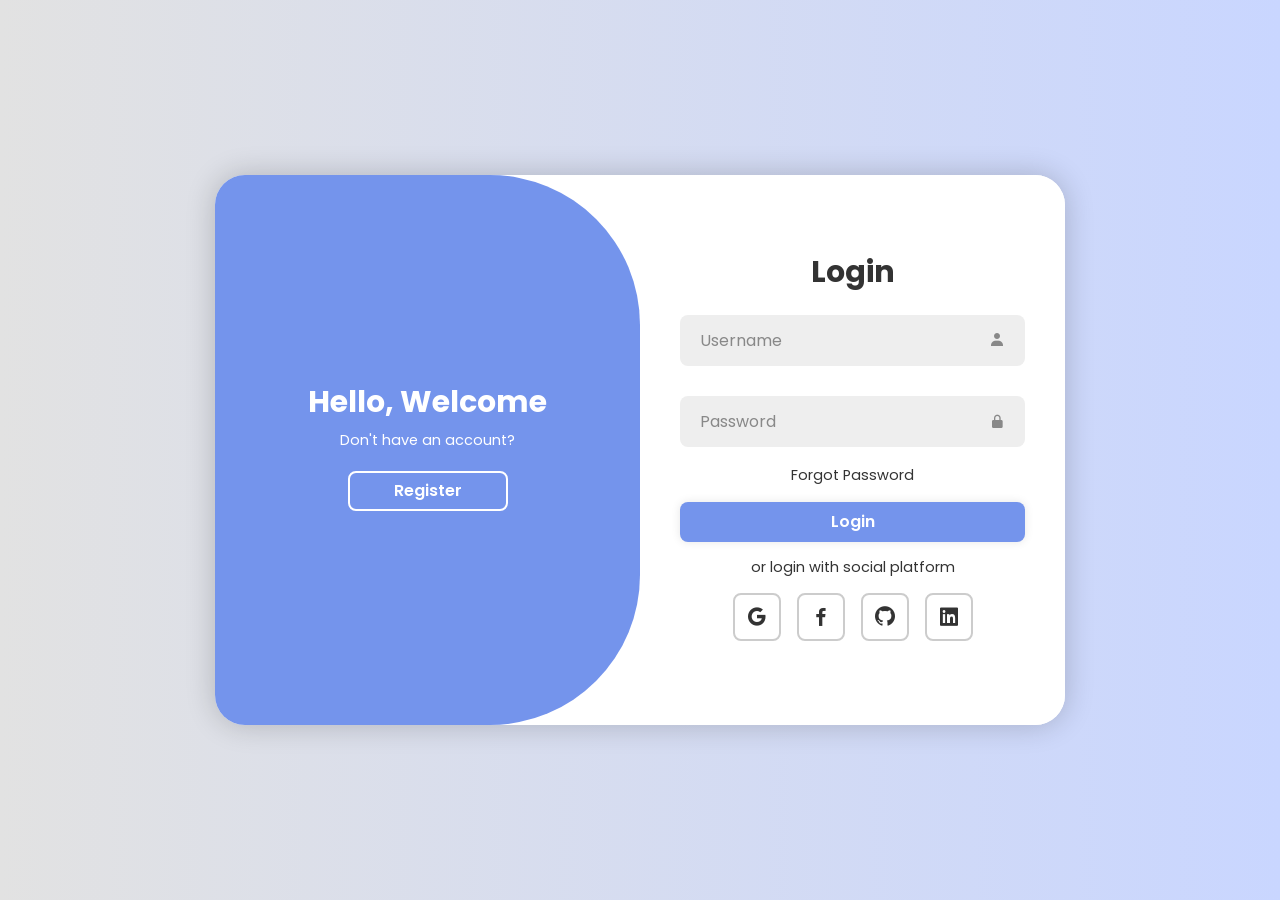
<file: hack/Login page/index.html>
<!DOCTYPE html>
<html lang="en">
<head>
    <meta charset="UTF-8">
    <meta http-equiv="X-UA-Compatible" content="IE=edge">
    <meta name="viewport" content="width=device-width, initial-scale=1.0">
    <title>Login & Registration Page</title>
    <link href='https://unpkg.com/boxicons@2.1.4/css/boxicons.min.css' rel='stylesheet'>
    <link rel="stylesheet" href="style.css">
</head>
<body>
    <div class="container">
        <div class="form-box login">
            <form action="">
                <h1>Login</h1>
                <div class="input-box">
                    <input type="text" placeholder="Username" required>
                    <i class='bx bxs-user'></i>
                </div>
                <div class="input-box">
                    <input type="password" placeholder="Password" required>
                    <i class='bx bxs-lock-alt'></i>
                </div>
                <div class="forget-link">
                    <a href="#">Forgot Password</a>
                </div>
                <button type="submit" class="btn">Login</button>
                <p>or login with social platform</p>
                <div class="social-icons">
                    <a href="#"><i class='bx bxl-google' ></i></a>
                    <a href="#"><i class='bx bxl-facebook' ></i></a>
                    <a href="#"><i class='bx bxl-github' ></i></a>
                    <a href="#"><i class='bx bxl-linkedin-square' ></i></a>
                </div>
            </form>
        </div>

        <div class="form-box register">
            <form action="">
                <h1>Registration</h1>
                <div class="input-box">
                    <input type="text" placeholder="Username" required>
                    <i class='bx bxs-user'></i>
                </div>
                <div class="input-box">
                    <input type="email" placeholder="Email" required>
                    <i class='bx bxs-envelope' ></i>
                </div>
                <div class="input-box">
                    <input type="password" placeholder="Password" required>
                    <i class='bx bxs-lock-alt'></i>
                </div>
                <button type="submit" class="btn">Register</button>
                <p>or register with social platform</p>
                <div class="social-icons">
                    <a href="#"><i class='bx bxl-google' ></i></a>
                    <a href="#"><i class='bx bxl-facebook' ></i></a>
                    <a href="#"><i class='bx bxl-github' ></i></a>
                    <a href="#"><i class='bx bxl-linkedin-square' ></i></a>
                </div>
            </form>
        </div>
        <div class="toggle-box">
            <div class="toggle-panel toggle-left">
                <h1>Hello, Welcome</h1>
                <p>Don't have an account?</p>
                <button class="btn register-btn">Register</button>
            </div>
            <div class="toggle-panel toggle-right">
                <h1>Welcome Back!</h1>
                <p>Already have an account?</p>
                <button class="btn login-btn">Login</button>
            </div>
        </div>
    </div>
    <script src="script.js"></script>
</body>
</html>
</file>
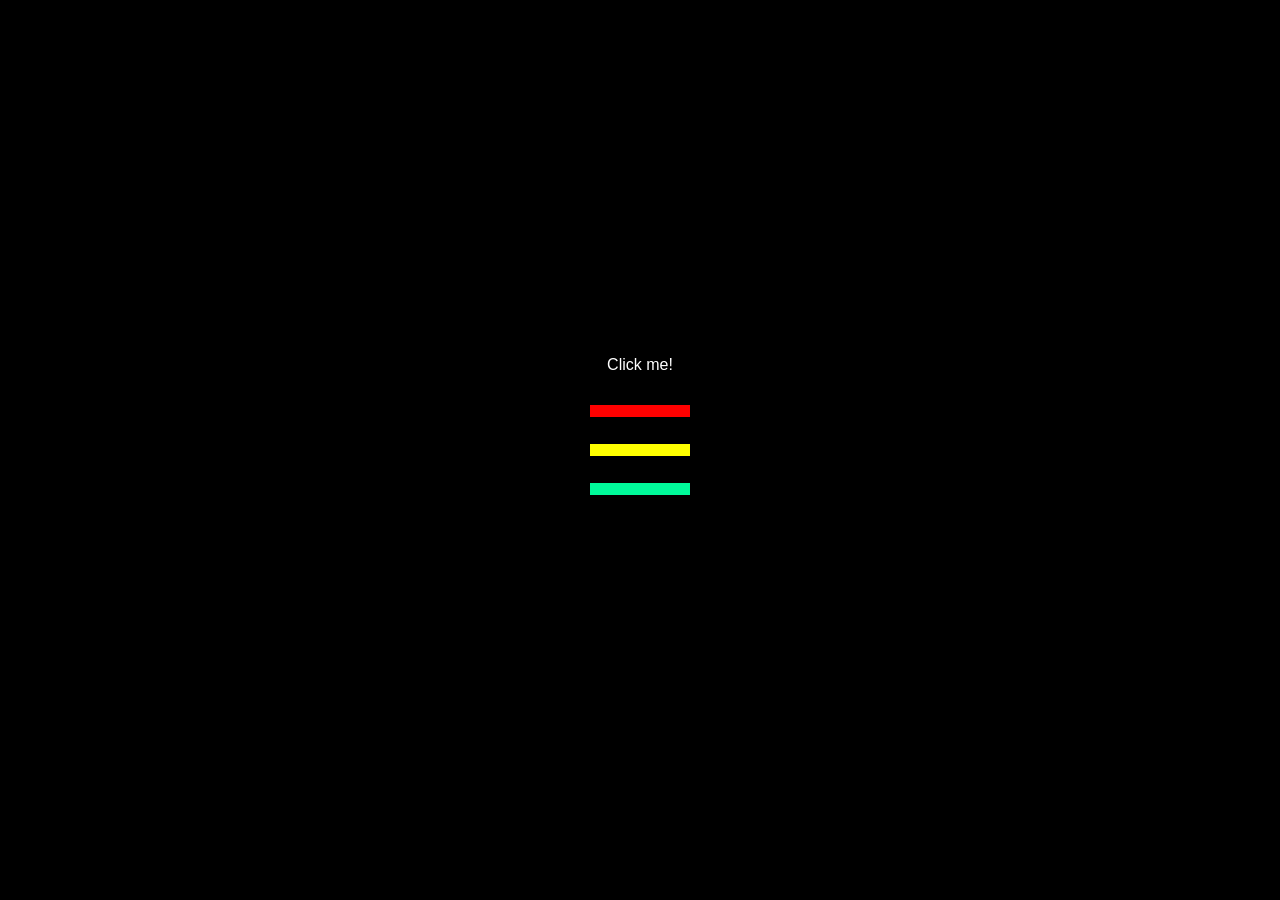
<file: hack/Nav Bar /index.html>
<!DOCTYPE html>
<html lang="en">
<head>
    <meta charset="UTF-8">
    <meta name="viewport" content="width=device-width, initial-scale=1.0">
    <title>Document</title>
   
  
    <link rel="stylesheet" type="text/css" href="styles.css" />
   
</head>
<body>
    <!---- Hidden Open / Close Toggles ---->
<input type="radio" id="nav-close" name="nav-toggle" value="nav-close">
<input type="radio" id="nav-toggle" name="nav-toggle" value="nav-toggle">
<!---- END Hidden Toggles ---->

<!---- Visual Open Menu Toggle ---->
<a href="javascript:void(0);" class="nav-toggle">

	<label for="nav-toggle"></label>

	<figure></figure>
	<figure></figure>
	<figure></figure>

</a>
<!---- END Visual Open Menu Toggle ---->

<!---- Visual Close Menu Toggle ----->
<a href="javascript:void(0);" class="nav-close">

	<label for="nav-close"></label>

	<svg xmlns="http://www.w3.org/2000/svg" viewBox="0 0 16 16">
		<path fill-rule="evenodd" d="M13.854 2.146a.5.5 0 0 1 0 .708l-11 11a.5.5 0 0 1-.708-.708l11-11a.5.5 0 0 1 .708 0Z" />
		<path fill-rule="evenodd" d="M2.146 2.146a.5.5 0 0 0 0 .708l11 11a.5.5 0 0 0 .708-.708l-11-11a.5.5 0 0 0-.708 0Z" />
	</svg>

</a>
<!---- END Visual Close Menu Toggle ---->

<!---- Logo Draw Animation, during transition ---->
<div class="logo-draw">

	<!--- SVG Stroke / Outline Logo ---->
	<svg version="1.1" id="Layer_1" xmlns="http://www.w3.org/2000/svg" xmlns:xlink="http://www.w3.org/1999/xlink" x="0px" y="0px" viewBox="0 0 1160 400" style="enable-background:new 0 0 1160 400;" xml:space="preserve">
		<g>
			<path pathlength="1" class="cls-1" d="M999.1,124.7c1.3,0,2.5,0.2,3.6,0.6c1.1,0.4,2.1,1,3,1.8c2.1,1.8,3.2,3.9,3.2,6.3c0,2.8-0.8,6.2-2.4,10.2
		c-1.6,4.1-4,8.4-7.2,13.1c-6.7,9.9-15.8,19.5-27.3,28.6l-0.3,0.3l-0.2,0.4c-3.2,6-4.7,13.3-4.7,21.7c0,4.1,1.3,7.9,3.9,11.5
		c2.8,3.7,5.9,5.6,9.5,5.6c2.8,0,8.3-1.3,23.7-12.5l11.3-8.7l0.1,0l0.1,0c7.9-7,19.9-13.7,35.8-19.7c16.2-6.1,29.4-9.1,39.3-9.1
		c2.3,0,3.2,0.8,3.2,3.1c0,1.8-0.3,3.2-0.9,4c-0.4,0.5-1.5,1.5-4.8,3l-10,4.3c-15,6.3-26.1,12.9-33.1,19.7c-2.4,2.2-3.6,4.5-3.6,6.8
		c0,1.4,0.6,4.6,6.2,4.6c2,0,6.3-0.9,20.2-9.2l6.6-3.9c9.8-5.9,18.1-8.9,24.6-8.9c5,0,8.1,2,9.7,6.3c0.5,1.3,0.9,2.7,1.3,4.1
		c0.4,1.4,0.9,2.8,1.3,3.9c1,2.7,2.2,5.2,4.5,5.2c1.1,0,2.5-0.4,4.2-1.4c1.5-0.8,3.1-1.8,4.9-3.1c1.7-1.2,3.6-2.5,5.5-4l9.6-7.7
		c10.1-8.4,15.3-10.2,17.9-10.2c0.1,0,0.1,0,0.1,0c0,0,0,0,0,0c0,0,0.4,0.5,0.4,2.3c0,4.4-3.3,10.4-9.8,17.7l-4.5,4.5
		c-13.4,13.4-26.2,22.5-38,26.9c-3.3,1.2-6.2,1.9-8.6,1.9c-2.4,0-4.2-0.6-5.5-1.8c-2.4-2.3-4.4-6.2-5.9-11.6l-1.9-6.9l-0.7-2.6
		l-2.3,1.4l-16.9,10.4l-9.7,5.5c-11.3,6.2-19.8,9.3-25.2,9.3c-6.9,0-12.5-2.6-17.1-8c-1.9-2.2-3.5-4.7-4.6-7.3l-1-2.4l-2.1,1.6
		c-14,10.9-26.6,16.4-37.5,16.4c-7.9,0-14.2-3.4-19.3-10.3c-3.4-4.6-5.7-10.3-7-17l-0.7-3.6l-2.7,2.5c-3.8,3.6-7.9,7.3-12.2,10.7
		c-14.6,11.7-27.8,17.6-39.1,17.6c-7.9,0-14.2-3.4-19.3-10.3c-3.5-4.8-5.9-10.8-7.1-17.9l-0.6-3.3l-2.6,2.1
		c-2.3,1.9-4.8,3.7-7.4,5.6c-4.1,2.9-8.8,5.8-13.8,8.7c-5,2.9-10.3,5.5-15.9,7.7c-12.3,5.1-24.4,7.6-36,7.6
		c-8.6,0-16.2-2.3-22.6-6.7c-4.3-3-7.2-6.4-8.6-10.1l-1-2.5l-2.1,1.6c-2.3,1.7-4.7,3.4-7.2,5.1c-3.7,2.4-7.6,4.7-11.7,6.6
		c-9.1,4.4-17.6,6.7-25.2,6.7c-10.6,0-17.1-2.6-19.3-7.8c-0.7-1.5-1-3.3-1-5.2c0-2,0.4-4.2,1.2-6.5c0.8-2.4,1.9-4.9,3.2-7.3
		c2.6-4.8,5.8-9.2,9.4-12.9c4.9-5.2,5.3-6.3,5.3-7.3c0-1.9-1.2-3.4-3.3-3.9c-1.3-0.3-3.1-0.4-5.5-0.4c-1.3,0-3.1,0.8-7.5,4.7
		l-7.8,7.1c-4.3,3.9-7.9,6.8-10.6,8.7l-0.1,0.1l-0.1,0.1c-12.3,11.8-24.1,19.9-35,24c-3.3,1.2-6.2,1.9-8.6,1.9
		c-2.4,0-4.2-0.6-5.5-1.8c-2.4-2.3-4.4-6.2-5.9-11.6l-1.9-6.9l-0.7-2.6l-2.3,1.4l-16.9,10.4l-9.7,5.5c-11.3,6.2-19.8,9.3-25.2,9.3
		c-6.9,0-12.5-2.6-17.1-8c-2.1-2.4-3.8-5.1-4.9-7.9l-1-2.5l-2.1,1.7c-10.3,8.1-19.9,13.9-28.6,17.2c-3.4,1.3-6.4,1.9-9.1,1.9
		c-2.7,0-5.6-0.5-8.7-1.3c-3.2-0.9-6.3-2-9.5-3.1l-8.9-3.1c-3-1-5.8-1.5-8.1-1.5c-2.5,0-4.8,0.6-7,1.7c-1.9,1-3.9,2.1-5.8,3.3
		c-4.7,3-8.7,4.4-11.9,4.4c-1.7,0-3.1-0.6-4.4-1.9c-3.6-3.7-4.1-5.6-4.1-6.4c0-1.6,0.5-3,1.6-4.5c1.2-1.7,2.8-3.4,4.7-5.2
		c1.9-1.8,4.1-3.6,6.4-5.3c6-4.3,10.1-7.2,12.2-8.6c2.1-1.4,3.6-2.3,4.4-2.9c0.7-0.5,1.9-1.2,3.6-2.2c13.4-7.3,20.7-11.4,22.5-12.5
		c2.4-1.6,3.4-2.5,3.4-3.8c0-2.5-3-2.5-5-2.5h-10.3c-10.9,0-13.3,0.4-14.3,0.7c-1.3,0.5-2.7,1.2-4.3,2.3c-1.5,1-3.1,2.2-4.8,3.4
		l-5.2,3.9c-3.5,2.7-6.6,4.6-8.9,5.8l-0.5,0.2l-0.3,0.5c-0.4,0.7-0.9,1.3-1.4,1.9c-1.2,1.6-2.3,2.9-3.4,4l-5.2,4.6
		c-14.4,12.9-27.7,21.7-39.3,26.2c-3.4,1.3-6.4,1.9-9.1,1.9c-2.7,0-5.6-0.5-8.7-1.3c-3.2-0.9-6.3-2-9.5-3.1l-8.9-3.1
		c-3-1-5.8-1.5-8.1-1.5c-2.5,0-4.8,0.6-7,1.7c-1.9,1-3.9,2.1-5.8,3.3c-4.7,3-8.7,4.4-11.9,4.4c-1.7,0-3.1-0.6-4.4-1.9
		c-3.6-3.7-4.1-5.6-4.1-6.4c0-1.6,0.5-3,1.6-4.5c1.2-1.7,2.8-3.4,4.7-5.2c1.9-1.8,4.1-3.6,6.4-5.3c6-4.3,10.1-7.2,12.2-8.6
		c2.1-1.4,3.6-2.3,4.4-2.9c0.7-0.5,1.9-1.2,3.6-2.2c13.4-7.3,20.7-11.4,22.5-12.5c2.4-1.6,3.4-2.5,3.4-3.8c0-2.5-3-2.5-5-2.5h-10.3
		c-10.9,0-13.3,0.4-14.3,0.7c-1.3,0.5-2.7,1.2-4.3,2.3c-1.5,1-3.1,2.2-4.8,3.4l-5.2,3.9c-3.9,3-7.2,5-9.7,6.1l-0.4,0.2l-0.3,0.3
		c-1.4,1.5-2.8,3-4.3,4.3c-2.4,2.2-5,4.1-7.7,5.9c-6,3.7-11.6,5.6-16.6,5.6c-5.4,0-9.7-0.9-12.8-2.6c-1-0.6-2-1.3-3-1.9l-1.5-1
		l-1.2,1.3c-5.5,6.2-13.5,12-24,17.3c-11.1,5.5-20.8,8.4-29,8.4c-8.3,0-14.7-3.2-19.6-9.7c-2-2.8-3.6-5.7-4.6-8.5l-0.8-2.5L182,230
		c-3.2,2.1-6.4,4.1-9.6,5.7c-8.1,4.2-15.5,6.3-22,6.3c-7,0-11.6-3.1-14.1-9.4c-1.5-3.8-2.3-8.5-2.3-13.9V215l-3.1,2.1l-23.1,15.6
		c-20.3,14.3-26,17-27.5,17.4c-1.4,0.3-2.8,0.5-4.2,0.5c-1.4,0-2.8-0.1-4-0.4c-1.1-0.2-2.1-0.6-3-1.2l0,0l0,0
		c-1.8-1.1-2.7-2.5-2.7-4.6c0-0.3,0.2-1.8,2.1-7.4l6.8-18.7c2.9-8.3,3.3-10.5,3.3-11.5c0-1.3-1-2.6-2.8-2.6c-1,0-2.3,0.6-4.2,2.1
		c-1.5,1.1-3.2,2.6-5.2,4.4l-18.8,16.5l-9.9,8.2c-9.7,7.8-17.7,11.7-23.6,11.7c-2.5,0-5.1-1.2-7.8-3.6c-2.9-2.5-4.3-5.4-4.3-8.8
		c0-3.9,0.4-8.2,1.1-12.8c0.7-4.6,1.8-9.2,3.2-13.5c1.4-4.3,3.1-8.3,5.2-12.1c2-3.7,4.3-7,6.9-9.7c5.5-5.9,11.7-8.7,19.1-8.7
		c9.9,0,9.9,3.7,9.9,5c0,1.1-0.5,3.5-3,8.3c-7.1,14.1-7.1,14.9-7.1,15.6c0,1.6,0.7,2.6,1.3,3.2c0.8,0.7,1.8,1.1,2.8,1.1
		c1.6,0,3.6-1,6.1-3.2c13.5-11.8,22.1-19.3,25.6-22.1c3.4-2.8,6.8-5.3,10-7.4c7.1-4.7,12.8-7,16.8-7c3.3,0,6,0.5,8,1.5
		c3.2,1.7,4.9,3.4,4.9,5.2c0,2.4-0.3,5.3-1,8.4c-0.7,3.2-1.5,6.4-2.3,9.4l-2.4,8c-0.8,2.5-1.2,4.5-1.2,6c0,2.3,1.4,3.9,3.6,3.9
		c2.1,0,6-1.3,16.5-11.3l7.7-7.2c10.5-9.4,16-11.4,18.7-11.4c1.6,0,3.1,0.6,4.4,2c3.2,3.2,3.9,5.2,3.9,6.4c0,0.7-0.2,1.9-1.1,4.2
		c-1.7,4.1-2.5,7.2-2.5,9.3c0,11.3,5.1,13.7,9.3,13.7c3.9,0,9.8-2.9,18.7-9.3c4.4-3.3,7.8-5.9,10.2-7.7l0,0l0,0
		c0.5-0.4,0.9-0.8,1.4-1.2c0.5-0.4,1-0.8,1.5-1.2l0.2-0.2l0.1-0.1l0.1-0.1l0,0c0,0,0,0,0.1-0.1c0.1,0,0.1-0.1,0.2-0.1
		c5.8-4.6,11.4-8.2,16.7-10.7c6.1-2.9,11.7-5.1,16.6-6.6c10.4-3.3,19.8-4.9,28.1-4.9c3.5,0,6.6,0.7,9.3,2c2.8,1.3,4.8,2.7,6.1,4l0,0
		l0,0c3,3,4.5,6.7,4.5,11.3c0,1.6-0.2,2.4-0.3,2.9c-0.4,1.1-0.6,2.1-0.6,3.1c0,2.3,1.2,6.3,9.3,6.3c4,0,8.9-1.8,15.1-5.5l2-1.1
		l0.2-0.1l0.2-0.2c1.3-1.2,2.8-2.4,4.4-3.6c1.9-1.5,3.9-3.1,5.8-4.8c1.8-1.6,3.8-3.3,5.8-4.9c2-1.6,4-3,6.1-4.2
		c4.3-2.6,8-3.9,11-3.9c1.3,0,3.8-0.2,7.8-0.5c8.9-0.7,15-1.2,18.4-1.4c19.5-1.7,24.3-2.1,25-2.1c1.1,0,2.4-0.1,3.7-0.3l4.1-0.5
		c1.4-0.2,2.7-0.3,4-0.5c1.5-0.2,2.2-0.2,2.6-0.2c0.1,0,0.6,0,1.8,0.5c0.9,0.4,1.8,0.9,2.6,1.7c2.2,1.9,3.2,4.4,3.2,7.6
		c0,0.7-1,4.6-21,15.3l-24.5,12.6c-3.9,2-7.3,3.8-10.1,5.4l-5,2.8l5.7,0.9c1.9,0.3,4.2,0.8,6.8,1.5l14.8,4.1
		c2.2,0.6,3.8,0.9,4.9,0.9c1.2,0,2.9-0.5,5.2-1.4c2.1-0.9,4.5-2,7.1-3.5c2.6-1.4,5.4-3.1,8.3-5l0,0l0,0l8.5-5.8
		c6.1-4.3,11.1-8.2,14.7-11.5c0.5-0.5,1.1-0.8,1.7-1.1l0.2-0.1l0.2-0.1c0.8-0.6,1.5-1.2,2.2-1.7c1.9-1.5,3.9-3.1,5.8-4.8
		c1.8-1.6,3.8-3.3,5.8-4.9c2-1.6,4-3,6.1-4.2c4.3-2.6,8-3.9,11-3.9c1.3,0,3.8-0.2,7.8-0.5c8.9-0.7,15-1.2,18.4-1.4
		c19.5-1.7,24.3-2.1,25-2.1c1.1,0,2.4-0.1,3.7-0.3l4.1-0.5c1.4-0.2,2.7-0.3,4-0.5c1.5-0.2,2.2-0.2,2.6-0.2c0.1,0,0.6,0,1.8,0.5
		c0.9,0.4,1.8,0.9,2.6,1.7c2.2,1.9,3.2,4.4,3.2,7.6c0,0.7-1,4.6-21,15.3l-24.5,12.6c-3.9,2-7.3,3.8-10.1,5.4l-5,2.8l5.7,0.9
		c1.9,0.3,4.2,0.8,6.8,1.5l14.8,4.1c2.2,0.6,3.8,0.9,4.9,0.9c1.2,0,2.9-0.5,5.2-1.4c2.1-0.9,4.5-2,7.1-3.5c2.6-1.4,5.4-3.1,8.3-5
		l0,0l0,0l8.5-5.8c2.4-1.7,4.8-3.4,6.9-5l0.1-0.1l0.1-0.1c2.1-2.1,4.6-4.2,7.5-6.2l0.1-0.1l0.1-0.1c0.5-0.4,0.9-0.7,1.4-1l0.1,0
		l0.1-0.1c7.3-4.9,16.9-9.6,28.4-14c16.2-6.1,29.4-9.1,39.3-9.1c2.3,0,3.2,0.8,3.2,3.1c0,1.8-0.3,3.2-0.9,4c-0.4,0.5-1.5,1.5-4.8,3
		l-10,4.3c-15,6.3-26.1,12.9-33.1,19.7c-2.4,2.2-3.6,4.5-3.6,6.8c0,1.4,0.6,4.6,6.2,4.6c2,0,6.3-0.9,20.2-9.2l6.6-3.9
		c9.8-5.9,18.1-8.9,24.6-8.9c5,0,8.1,2,9.7,6.3c0.5,1.3,0.9,2.7,1.3,4.1c0.4,1.4,0.9,2.8,1.3,3.9c1,2.7,2.2,5.2,4.5,5.2
		c1.1,0,2.5-0.4,4.2-1.4c1.5-0.8,3.1-1.8,4.9-3.1c1.7-1.2,3.4-2.5,5.3-3.9l0.6-0.5l0.1-0.7c0.7-3.5,3.1-7.8,7-12.7
		c4.8-6,10.5-11.3,16.9-15.6c6.7-4.6,12.5-6.9,17.1-6.9c3.7,0,6.2,1,7.4,2.9l1.1,1.7c1.2,1.9,2.7,2.9,4.2,2.9c0.9,0,2.3-0.1,4.1-0.2
		l11.3-0.8c1.7-0.2,3-0.2,3.9-0.2c0.6,0,1.5,0.3,2.5,0.8c1.1,0.6,2.1,1.4,2.9,2.3c1.9,2.3,2.9,4.7,2.9,7.4c0,1.5-1.3,5.4-10.3,14
		l-5.3,5.3c-5.7,5.9-6.2,7.5-6.2,8.7c0,1.1,0.4,2.8,2.2,4.2c1.3,1.1,2.8,1.6,4.3,1.6c1.4,0,2.9-0.4,4.6-1.1c1.5-0.6,3.3-1.6,5.4-2.8
		c2.1-1.2,4.5-2.7,7.2-4.4c7.2-4.8,12.1-8.1,14.6-9.9l5.7-4l0.2-0.1l0.1-0.1c1.7-1.8,3.6-3.5,5.6-5.2c10-8.4,22-14.9,35.6-19.5
		c8.2-2.8,15.2-4.2,20.8-4.2c4.3,0,8,1,10.9,3.1c3,2.2,4.4,5,4.4,8.6c0,6-5.1,13-15.2,20.7c-1.6,1.3-3.1,2.4-4.5,3.2l-2.9,1.9
		c-5.1,3.6-13.1,7.7-23.7,12.2l-3.9,1.7l3.7,2c3.6,1.9,7.1,2.8,10.2,2.8c3.1,0,5.9-0.4,8.3-1.1c2.4-0.7,5.1-1.7,8-3
		c3-1.3,6.1-2.8,9.5-4.6c3.3-1.8,6.7-3.8,10.1-5.9c7.3-4.5,13.8-9.3,19.3-14.1l0.5-0.5l0.1-0.7c2.5-13.9,10.5-29.3,23.6-45.6
		c10.3-12.9,20.2-21.7,29.2-26.3c3.3-1.7,4.9-2,5.8-2c1.3,0,2.5,0.2,3.6,0.6c1.1,0.4,2.1,1,3,1.8c2.1,1.8,3.2,3.9,3.2,6.3
		c0,2.8-0.8,6.2-2.4,10.2c-1.6,4.1-4,8.4-7.2,13.1c-6.7,9.9-15.8,19.5-27.3,28.6l-0.3,0.3l-0.2,0.4c-3.2,6-4.7,13.3-4.7,21.7
		c0,4.1,1.3,7.9,3.9,11.5c2.8,3.7,5.9,5.6,9.5,5.6c2.8,0,8.3-1.3,23.7-12.5l14.1-10.9c0.8-0.7,1.7-1.3,2.8-2l0.7-0.5l0.2-0.8
		c2.6-13.8,10.6-28.9,23.5-45c10.3-12.9,20.2-21.7,29.2-26.3C996.5,125.1,998.2,124.7,999.1,124.7 M784.4,215.7l2.2-1.1l4.4-2.2
		c1.4-0.7,2.7-1.5,3.9-2.1c14.5-8.4,17.6-10.6,18.6-11.6c2-2,2.8-3.2,2.8-4.4c0-0.8-0.2-1.7-0.6-2.7c-0.4-0.9-0.9-1.8-1.6-2.5
		c-1.7-1.9-3.5-2.9-5.5-2.9c-1.6,0-3.4,0.3-5.3,0.9c-1.8,0.6-3.7,1.3-5.5,2.3c-1.8,1-3.6,2.2-5.3,3.5c-1.7,1.4-3.2,2.9-4.5,4.4
		c-3.1,3.7-4.7,7-4.7,9.9c0,2.6,0.2,4.7,0.6,6.2L784.4,215.7 M214.2,214.5l-0.1,0.3v0.3v0.1c0,3,0.8,5,2.4,6.1l0,0l0,0
		c1.9,1.2,4,1.8,6.1,1.8c1,0,2.1-0.1,3.1-0.4c2.8-0.7,5.5-1.7,8-2.8c6.2-2.6,11.8-6.1,16.8-10.1l1.2-1l-0.7-1.4
		c-0.7-1.4-1.1-2.8-1.1-4.3c0-3.3,1.5-6.7,4.5-10.1l2.9-3.3h-4.4c-4.6,0-10.5,2-18.1,6.2c-8.1,4.5-14.3,9.2-18.4,14l0,0l0,0
		C215.1,211.8,214.4,213.2,214.2,214.5 M999.1,122.7c-1.6,0-3.8,0.7-6.7,2.2c-9.4,4.7-19.3,13.6-29.9,26.8
		c-13.2,16.4-21.2,31.7-23.9,45.8c-1,0.7-1.9,1.3-2.9,2.1l-14.1,10.9c-11,8.1-18.5,12.1-22.4,12.1c-2.9,0-5.5-1.6-7.8-4.8
		c-2.3-3.2-3.5-6.7-3.5-10.3c0-8.1,1.5-15,4.5-20.8c11.6-9.2,20.9-18.9,27.7-29c3.2-4.8,5.7-9.2,7.4-13.4c1.7-4.2,2.5-7.8,2.5-10.9
		c0-3.1-1.3-5.7-3.9-7.8c-1.1-0.9-2.3-1.6-3.6-2.1c-1.3-0.5-2.7-0.8-4.3-0.8c-1.6,0-3.8,0.7-6.7,2.2c-9.4,4.7-19.3,13.6-29.9,26.8
		c-13.4,16.7-21.4,32.1-24,46.5c-5.4,4.7-11.8,9.4-19,13.9c-3.4,2.1-6.7,4.1-10,5.8c-3.3,1.8-6.4,3.3-9.3,4.6
		c-2.9,1.3-5.5,2.2-7.8,2.9c-2.3,0.7-4.9,1-7.8,1c-2.9,0-6-0.9-9.3-2.6c10.8-4.6,18.8-8.7,24.1-12.4l2.9-1.9c1.4-0.9,2.9-2,4.6-3.3
		c10.6-8.1,15.9-15.6,15.9-22.3c0-4.3-1.7-7.7-5.2-10.2c-3.3-2.3-7.3-3.5-12.1-3.5c-5.9,0-13,1.4-21.5,4.3
		c-13.9,4.7-26,11.3-36.2,19.9c-2.1,1.8-4,3.5-5.7,5.3l-5.7,4c-2.4,1.8-7.3,5.1-14.5,9.8c-2.6,1.7-5,3.1-7.1,4.3
		c-2.1,1.2-3.8,2.1-5.2,2.7c-1.4,0.6-2.7,0.9-3.8,0.9c-1.1,0-2.1-0.4-3.1-1.2c-1-0.8-1.4-1.7-1.4-2.7c0-1,1.9-3.4,5.6-7.3l5.2-5.2
		c7.2-7,10.9-12.2,10.9-15.5c0-3.2-1.1-6.1-3.3-8.7c-1-1.2-2.2-2.1-3.4-2.8c-1.3-0.7-2.4-1.1-3.4-1.1c-1,0-2.4,0.1-4.1,0.2
		l-11.3,0.8c-1.8,0.2-3.1,0.2-4,0.2c-0.8,0-1.7-0.7-2.5-2l-1.1-1.7c-1.6-2.5-4.6-3.8-9.1-3.8c-5.1,0-11.2,2.4-18.2,7.3
		c-6.6,4.5-12.4,9.8-17.4,16c-4.2,5.2-6.7,9.8-7.4,13.6c-1.8,1.4-3.5,2.7-5.2,3.8c-1.7,1.2-3.3,2.2-4.7,2.9
		c-1.4,0.8-2.5,1.1-3.3,1.1c-0.8,0-1.6-1.3-2.6-3.9c-0.4-1.1-0.8-2.4-1.3-3.8c-0.4-1.4-0.9-2.8-1.3-4.2c-1.9-5.1-5.8-7.7-11.6-7.7
		c-6.9,0-15.4,3.1-25.6,9.2l-6.6,3.9c-10,5.9-16.4,8.9-19.2,8.9c-2.8,0-4.2-0.9-4.2-2.6s1-3.5,2.9-5.4c6.9-6.7,17.7-13.1,32.5-19.3
		l10-4.3c2.8-1.2,4.7-2.4,5.5-3.6c0.9-1.2,1.3-2.9,1.3-5.2c0-3.4-1.7-5.1-5.2-5.1c-10.1,0-23.5,3.1-40,9.3
		c-11.7,4.4-21.3,9.2-28.8,14.2c-0.6,0.3-1.2,0.7-1.8,1.2c-2.9,2.1-5.5,4.2-7.8,6.4c0,0,0,0,0,0c-2.1,1.6-4.3,3.2-6.8,5l-8.5,5.8
		c-2.9,1.9-5.6,3.5-8.2,4.9c-2.6,1.4-4.9,2.6-6.9,3.4c-2,0.8-3.5,1.3-4.4,1.3c-0.9,0-2.4-0.3-4.4-0.8l-14.7-4.1
		c-2.7-0.7-5-1.3-7.1-1.6c2.8-1.6,6.2-3.4,10.1-5.4l24.5-12.6c14.7-7.9,22-13.6,22-17.1c0-3.7-1.3-6.7-3.9-9c-1.1-1-2.1-1.7-3.2-2.1
		c-1.1-0.4-1.9-0.7-2.5-0.7c-0.6,0-1.5,0.1-2.8,0.2c-1.3,0.2-2.6,0.3-4,0.5l-4.1,0.5c-1.3,0.2-2.4,0.2-3.4,0.2s-9.4,0.7-25.2,2.1
		c-3.4,0.3-9.5,0.7-18.4,1.4c-3.9,0.3-6.4,0.5-7.6,0.5c-3.4,0-7.4,1.4-12.1,4.2c-2.1,1.3-4.2,2.7-6.3,4.3c-2.1,1.6-4,3.3-5.9,5
		c-1.9,1.7-3.8,3.3-5.6,4.7c-0.8,0.6-1.5,1.2-2.2,1.8c-0.7,0.4-1.4,0.8-2.1,1.4c-3.6,3.3-8.4,7.1-14.5,11.3l-8.5,5.8
		c-2.9,1.9-5.6,3.5-8.2,4.9c-2.6,1.4-4.9,2.6-6.9,3.4c-2,0.8-3.5,1.3-4.4,1.3c-0.9,0-2.4-0.3-4.4-0.8l-14.7-4.1
		c-2.7-0.7-5-1.3-7.1-1.6c2.8-1.6,6.2-3.4,10.1-5.4l24.5-12.6c14.7-7.9,22-13.6,22-17.1c0-3.7-1.3-6.7-3.9-9c-1.1-1-2.1-1.7-3.2-2.1
		c-1.1-0.4-1.9-0.7-2.5-0.7c-0.6,0-1.5,0.1-2.8,0.2c-1.3,0.2-2.6,0.3-4,0.5l-4.1,0.5c-1.3,0.2-2.4,0.2-3.4,0.2
		c-1,0-9.4,0.7-25.2,2.1c-3.4,0.3-9.5,0.7-18.4,1.4c-3.9,0.3-6.4,0.5-7.6,0.5c-3.4,0-7.4,1.4-12.1,4.2c-2.1,1.3-4.2,2.7-6.3,4.3
		c-2.1,1.6-4,3.3-5.9,5c-1.9,1.7-3.8,3.3-5.6,4.7c-1.7,1.3-3.2,2.5-4.5,3.7l-2,1.1c-5.8,3.5-10.5,5.2-14.1,5.2
		c-4.9,0-7.3-1.4-7.3-4.3c0-0.7,0.2-1.5,0.5-2.4c0.3-0.8,0.5-2,0.5-3.6c0-5.2-1.7-9.4-5.1-12.8c-1.4-1.5-3.6-2.9-6.6-4.4
		c-3-1.5-6.4-2.2-10.2-2.2c-8.5,0-18.1,1.7-28.7,5c-5,1.6-10.6,3.8-16.8,6.7c-5.5,2.6-11.3,6.3-17.2,11c-0.1,0.1-0.2,0.2-0.3,0.3
		c0,0-0.1,0.1-0.1,0.1c-0.6,0.5-1.2,0.9-1.7,1.4c-0.5,0.4-1,0.9-1.5,1.3c-2.3,1.8-5.7,4.4-10.1,7.7c-8.3,5.9-14.1,8.9-17.5,8.9
		c-4.9,0-7.3-3.9-7.3-11.7c0-1.9,0.8-4.7,2.4-8.6c0.8-2.1,1.3-3.7,1.3-4.9c0-2.2-1.5-4.8-4.4-7.8c-1.7-1.7-3.6-2.5-5.8-2.5
		c-4.5,0-11.2,4-20.1,11.9l-7.7,7.2c-7.6,7.2-12.6,10.8-15.1,10.8c-1.1,0-1.6-0.6-1.6-1.9c0-1.2,0.4-3,1.1-5.4l2.4-8.1
		c0.8-3.1,1.6-6.2,2.3-9.5c0.7-3.3,1.1-6.2,1.1-8.8c0-2.6-2-4.9-5.9-7c-2.3-1.2-5.2-1.7-8.9-1.7c-4.4,0-10.4,2.5-17.9,7.4
		c-3.3,2.2-6.7,4.7-10.2,7.5c-3.5,2.9-12.1,10.2-25.7,22.1c-2.1,1.8-3.6,2.7-4.8,2.7c-0.5,0-1-0.2-1.5-0.6c-0.4-0.4-0.7-1-0.7-1.7
		s2.3-5.6,6.9-14.7c2.2-4.1,3.3-7.2,3.3-9.2c0-4.7-4-7-11.9-7c-7.9,0-14.8,3.1-20.6,9.4c-2.7,2.9-5.1,6.2-7.2,10.1
		c-2.1,3.9-3.9,8-5.3,12.4c-1.4,4.4-2.5,9-3.3,13.8c-0.8,4.8-1.1,9.1-1.1,13.2c0,4,1.7,7.5,5,10.3c3.1,2.7,6.1,4,9.1,4
		c6.4,0,14.7-4,24.8-12.1l9.9-8.2L67.7,212c2-1.7,3.7-3.2,5.2-4.3c1.4-1.1,2.4-1.7,2.9-1.7c0.5,0,0.8,0.2,0.8,0.6
		c0,1.2-1.1,4.8-3.2,10.9l-6.8,18.7c-1.5,4.3-2.2,7-2.2,8.1c0,2.8,1.2,4.9,3.6,6.3c1.1,0.7,2.3,1.2,3.6,1.5c1.4,0.3,2.8,0.4,4.4,0.4
		c1.6,0,3.1-0.2,4.6-0.6c3-0.7,12.4-6.6,28.2-17.7l23.1-15.6c0,5.7,0.8,10.6,2.5,14.7c2.8,7.1,8.1,10.6,15.9,10.6
		c6.8,0,14.5-2.2,22.9-6.5c3.4-1.8,6.7-3.7,9.8-5.9c1,3,2.6,6,4.8,9c5.2,7,12.2,10.5,21.2,10.5c8.5,0,18.5-2.9,29.9-8.6
		c10.7-5.4,18.9-11.3,24.6-17.8c1,0.7,2,1.3,3.1,2c3.4,2,8,2.9,13.8,2.9c5.4,0,11.3-2,17.7-5.9c2.9-1.8,5.5-3.8,8-6.1
		c1.6-1.5,3.1-3,4.5-4.5c2.7-1.1,6-3.3,10.1-6.3l5.2-3.9c1.6-1.2,3.2-2.3,4.7-3.3c1.5-1,2.8-1.7,3.9-2.1c1.1-0.4,5.7-0.6,13.6-0.6
		h10.3c2,0,3,0.2,3,0.5c0,0.3-0.8,1-2.5,2.1c-1.7,1.1-9.1,5.3-22.4,12.4c-1.7,1-3,1.8-3.8,2.3c-0.8,0.5-2.2,1.5-4.4,2.9
		c-2.1,1.4-6.3,4.3-12.3,8.6c-2.4,1.8-4.6,3.6-6.6,5.5c-2,1.9-3.6,3.7-4.9,5.5c-1.3,1.8-1.9,3.7-1.9,5.7c0,2,1.6,4.6,4.7,7.8
		c1.6,1.7,3.6,2.5,5.8,2.5c3.6,0,8-1.6,13-4.8c1.9-1.2,3.8-2.2,5.7-3.2c1.9-1,3.9-1.5,6-1.5s4.6,0.5,7.5,1.4l8.9,3.1
		c3.2,1.2,6.4,2.2,9.6,3.2c3.2,1,6.3,1.4,9.2,1.4c2.9,0,6.2-0.7,9.8-2.1c11.9-4.5,25.2-13.4,39.9-26.6l5.2-4.7
		c1.2-1.2,2.4-2.6,3.6-4.3c0.5-0.7,1-1.4,1.4-2c2.5-1.2,5.6-3.2,9.3-6l5.2-3.9c1.6-1.2,3.2-2.3,4.7-3.3c1.5-1,2.8-1.7,3.9-2.1
		c1.1-0.4,5.7-0.6,13.6-0.6h10.3c2,0,3,0.2,3,0.5c0,0.3-0.8,1-2.5,2.1c-1.7,1.1-9.1,5.3-22.4,12.4c-1.7,1-3,1.8-3.8,2.3
		c-0.8,0.5-2.2,1.5-4.4,2.9c-2.1,1.4-6.3,4.3-12.3,8.6c-2.4,1.8-4.6,3.6-6.6,5.5c-2,1.9-3.6,3.7-4.9,5.5c-1.3,1.8-1.9,3.7-1.9,5.7
		c0,2,1.6,4.6,4.7,7.8c1.6,1.7,3.6,2.5,5.8,2.5c3.6,0,8-1.6,13-4.8c1.9-1.2,3.8-2.2,5.7-3.2c1.9-1,3.9-1.5,6-1.5
		c2.1,0,4.6,0.5,7.5,1.4l8.9,3.1c3.2,1.2,6.4,2.2,9.6,3.2c3.2,1,6.3,1.4,9.2,1.4c2.9,0,6.2-0.7,9.8-2.1c8.9-3.4,18.6-9.2,29.1-17.5
		c1.2,3,2.9,5.9,5.2,8.5c5,5.8,11.2,8.6,18.6,8.6c5.8,0,14.5-3.2,26.2-9.5l9.8-5.5l16.9-10.4l1.9,6.9c1.6,5.8,3.7,9.9,6.4,12.5
		c1.7,1.6,4,2.4,6.9,2.4c2.6,0,5.7-0.7,9.3-2c11.2-4.2,23.1-12.3,35.7-24.4c2.8-1.9,6.4-4.8,10.8-8.8l7.8-7.1
		c3.1-2.7,5.2-4.1,6.1-4.1c2.2,0,3.9,0.1,5,0.4c1.1,0.3,1.7,0.9,1.7,1.9c0,0.6-1.6,2.6-4.8,5.9c-3.8,3.9-7,8.3-9.8,13.3
		c-1.4,2.5-2.5,5.1-3.3,7.7c-0.8,2.6-1.3,5-1.3,7.2c0,2.2,0.4,4.2,1.2,6c2.5,6,9.6,9,21.2,9c7.9,0,16.6-2.3,26.1-6.9
		c4.2-2,8.1-4.3,11.9-6.8c2.6-1.7,5-3.5,7.3-5.2c1.6,4.1,4.7,7.8,9.4,11.1c6.8,4.7,14.7,7.1,23.7,7.1c11.8,0,24.1-2.6,36.7-7.8
		c5.7-2.3,11.1-4.9,16.2-7.8c5.1-2.9,9.7-5.8,13.9-8.8c2.7-1.9,5.2-3.8,7.5-5.6c1.3,7.4,3.8,13.6,7.5,18.7
		c5.4,7.4,12.4,11.1,20.9,11.1c11.8,0,25.3-6,40.4-18.1c4.4-3.6,8.5-7.2,12.3-10.8c1.3,7,3.8,12.9,7.3,17.8
		c5.4,7.4,12.4,11.1,20.9,11.1c11.4,0,24.3-5.6,38.7-16.8c1.2,2.8,2.8,5.4,4.9,7.8c5,5.8,11.2,8.6,18.6,8.6c5.8,0,14.5-3.2,26.2-9.5
		l9.8-5.5l16.9-10.4l1.9,6.9c1.6,5.8,3.7,9.9,6.4,12.5c1.7,1.6,4,2.4,6.9,2.4c2.6,0,5.7-0.7,9.3-2c12.1-4.5,25-13.7,38.7-27.4
		l4.5-4.6c6.9-7.8,10.3-14.2,10.3-19.1c0-2.9-0.8-4.3-2.5-4.3c-4.3,0-10.7,3.5-19.2,10.6l-9.6,7.7c-1.9,1.4-3.6,2.7-5.4,3.9
		c-1.7,1.2-3.3,2.2-4.7,2.9c-1.4,0.8-2.5,1.1-3.3,1.1c-0.8,0-1.6-1.3-2.6-3.9c-0.4-1.1-0.8-2.4-1.3-3.8c-0.4-1.4-0.9-2.8-1.3-4.2
		c-1.9-5.1-5.8-7.7-11.6-7.7c-6.9,0-15.4,3.1-25.6,9.2l-6.6,3.9c-10,5.9-16.4,8.9-19.2,8.9c-2.8,0-4.2-0.9-4.2-2.6s1-3.5,2.9-5.4
		c6.9-6.7,17.7-13.1,32.5-19.3l10-4.3c2.8-1.2,4.7-2.4,5.5-3.6c0.9-1.2,1.3-2.9,1.3-5.2c0-3.4-1.7-5.1-5.2-5.1
		c-10.1,0-23.5,3.1-40,9.3c-16.1,6.1-28.3,12.8-36.4,20l-11.3,8.7c-11,8.1-18.5,12.1-22.4,12.1c-2.9,0-5.5-1.6-7.8-4.8
		c-2.3-3.2-3.5-6.7-3.5-10.3c0-8.1,1.5-15,4.5-20.8c11.6-9.2,20.9-18.9,27.7-29c3.2-4.8,5.7-9.2,7.4-13.4c1.7-4.2,2.5-7.8,2.5-10.9
		c0-3.1-1.3-5.7-3.9-7.8c-1.1-0.9-2.3-1.6-3.6-2.1C1002.1,123,1000.6,122.7,999.1,122.7L999.1,122.7z M785.7,212.8
		c-0.4-1.3-0.6-3.2-0.6-5.6c0-2.4,1.4-5.3,4.2-8.6c1.2-1.5,2.6-2.9,4.2-4.2c1.6-1.3,3.3-2.4,5-3.3c1.7-0.9,3.5-1.7,5.2-2.2
		c1.7-0.5,3.3-0.8,4.7-0.8c1.4,0,2.8,0.7,4,2.2c0.5,0.6,1,1.2,1.3,2c0.3,0.7,0.5,1.4,0.5,1.9c0,0.6-0.7,1.5-2.2,3
		c-1.5,1.4-7.6,5.2-18.2,11.3c-1.1,0.6-2.4,1.3-3.8,2.1L785.7,212.8L785.7,212.8z M222.8,221.2c-1.8,0-3.5-0.5-5.1-1.5
		c-1-0.7-1.5-2.2-1.5-4.4v-0.1l0.1-0.2c0-0.9,0.6-2.1,1.9-3.7c4-4.7,9.9-9.2,17.8-13.6c7.2-4,12.9-5.9,17.1-5.9
		c-3.3,3.8-5,7.6-5,11.4c0,1.8,0.4,3.5,1.3,5.2c-4.9,4-10.3,7.2-16.3,9.8c-2.4,1.1-5,1.9-7.7,2.7
		C224.5,221.1,223.6,221.2,222.8,221.2L222.8,221.2z" />
		</g>
	</svg>

	<!--- SVG Solid / Filled Logo ---->
	<svg version="1.1" id="Layer_2" xmlns="http://www.w3.org/2000/svg" xmlns:xlink="http://www.w3.org/1999/xlink" x="0px" y="0px" viewBox="0 0 1160 400" style="enable-background:new 0 0 1160 400;" xml:space="preserve">
		<path class="cls-2" d="M1157.5,189.2c-4.3,0-10.7,3.5-19.2,10.6l-9.6,7.7c-1.9,1.4-3.6,2.7-5.4,3.9c-1.7,1.2-3.3,2.2-4.7,2.9
	c-1.4,0.8-2.5,1.1-3.3,1.1c-0.8,0-1.6-1.3-2.6-3.9c-0.4-1.1-0.8-2.4-1.3-3.8c-0.4-1.4-0.9-2.8-1.3-4.2c-1.9-5.1-5.8-7.7-11.6-7.7
	c-6.9,0-15.4,3.1-25.6,9.2l-6.6,3.9c-10,5.9-16.4,8.9-19.2,8.9c-2.8,0-4.2-0.9-4.2-2.6s1-3.5,2.9-5.4c6.9-6.7,17.7-13.1,32.5-19.3
	l10-4.3c2.8-1.2,4.7-2.4,5.5-3.6c0.9-1.2,1.3-2.9,1.3-5.2c0-3.4-1.7-5.1-5.2-5.1c-10.1,0-23.5,3.1-40,9.3
	c-16.1,6.1-28.3,12.8-36.4,20l-11.3,8.7c-11,8.1-18.5,12.1-22.4,12.1c-2.9,0-5.5-1.6-7.8-4.8c-2.3-3.2-3.5-6.7-3.5-10.3
	c0-8.1,1.5-15,4.5-20.8c11.6-9.2,20.9-18.9,27.7-29c3.2-4.8,5.7-9.2,7.4-13.4c1.7-4.2,2.5-7.8,2.5-10.9c0-3.1-1.3-5.7-3.9-7.8
	c-1.1-0.9-2.3-1.6-3.6-2.1c-1.3-0.5-2.7-0.8-4.3-0.8c-1.6,0-3.8,0.7-6.7,2.2c-9.4,4.7-19.3,13.6-29.9,26.8
	c-13.2,16.4-21.2,31.7-23.9,45.8c-1,0.7-1.9,1.3-2.9,2.1l-14.1,10.9c-11,8.1-18.5,12.1-22.4,12.1c-2.9,0-5.5-1.6-7.8-4.8
	c-2.3-3.2-3.5-6.7-3.5-10.3c0-8.1,1.5-15,4.5-20.8c11.6-9.2,20.9-18.9,27.7-29c3.2-4.8,5.7-9.2,7.4-13.4c1.7-4.2,2.5-7.8,2.5-10.9
	c0-3.1-1.3-5.7-3.9-7.8c-1.1-0.9-2.3-1.6-3.6-2.1c-1.3-0.5-2.7-0.8-4.3-0.8c-1.6,0-3.8,0.7-6.7,2.2c-9.4,4.7-19.3,13.6-29.9,26.8
	c-13.4,16.7-21.4,32.1-24,46.5c-5.4,4.7-11.8,9.4-19,13.9c-3.4,2.1-6.7,4.1-10,5.8c-3.3,1.8-6.4,3.3-9.3,4.6
	c-2.9,1.3-5.5,2.2-7.8,2.9c-2.3,0.7-4.9,1-7.8,1c-2.9,0-6-0.9-9.3-2.6c10.8-4.6,18.8-8.7,24.1-12.4l2.9-1.9c1.4-0.9,2.9-2,4.6-3.3
	c10.6-8.1,15.9-15.6,15.9-22.3c0-4.3-1.7-7.7-5.2-10.2c-3.3-2.3-7.3-3.5-12.1-3.5c-5.9,0-13,1.4-21.5,4.3
	c-13.9,4.7-26,11.3-36.2,19.9c-2.1,1.8-4,3.5-5.7,5.3l-5.7,4c-2.4,1.8-7.3,5.1-14.5,9.8c-2.6,1.7-5,3.1-7.1,4.3s-3.8,2.1-5.2,2.7
	c-1.4,0.6-2.7,0.9-3.8,0.9s-2.1-0.4-3.1-1.2c-1-0.8-1.4-1.7-1.4-2.7c0-1,1.9-3.4,5.6-7.3l5.2-5.2c7.2-7,10.9-12.2,10.9-15.5
	c0-3.2-1.1-6.1-3.3-8.7c-1-1.2-2.2-2.1-3.4-2.8c-1.3-0.7-2.4-1.1-3.4-1.1c-1,0-2.4,0.1-4.1,0.2l-11.3,0.8c-1.8,0.2-3.1,0.2-4,0.2
	c-0.8,0-1.7-0.7-2.5-2l-1.1-1.7c-1.6-2.5-4.6-3.8-9.1-3.8c-5.1,0-11.2,2.4-18.2,7.3c-6.6,4.5-12.4,9.8-17.4,16
	c-4.2,5.2-6.7,9.8-7.4,13.6c-1.8,1.4-3.5,2.7-5.2,3.8c-1.7,1.2-3.3,2.2-4.7,2.9c-1.4,0.8-2.5,1.1-3.3,1.1c-0.8,0-1.6-1.3-2.6-3.9
	c-0.4-1.1-0.8-2.4-1.3-3.8c-0.4-1.4-0.9-2.8-1.3-4.2c-1.9-5.1-5.8-7.7-11.6-7.7c-6.9,0-15.4,3.1-25.6,9.2l-6.6,3.9
	c-10,5.9-16.4,8.9-19.2,8.9c-2.8,0-4.2-0.9-4.2-2.6s1-3.5,2.9-5.4c6.9-6.7,17.7-13.1,32.5-19.3l10-4.3c2.8-1.2,4.7-2.4,5.5-3.6
	c0.9-1.2,1.3-2.9,1.3-5.2c0-3.4-1.7-5.1-5.2-5.1c-10.1,0-23.5,3.1-40,9.3c-11.7,4.4-21.3,9.2-28.8,14.2c-0.6,0.3-1.2,0.7-1.8,1.2
	c-2.9,2.1-5.5,4.2-7.8,6.4c0,0,0,0,0,0c-2.1,1.6-4.3,3.2-6.8,5l-8.5,5.8c-2.9,1.9-5.6,3.5-8.2,4.9c-2.6,1.4-4.9,2.6-6.9,3.4
	c-2,0.8-3.5,1.3-4.4,1.3c-0.9,0-2.4-0.3-4.4-0.8l-14.7-4.1c-2.7-0.7-5-1.3-7.1-1.6c2.8-1.6,6.2-3.4,10.1-5.4l24.5-12.6
	c14.7-7.9,22-13.6,22-17.1c0-3.7-1.3-6.7-3.9-9c-1.1-1-2.1-1.7-3.2-2.1c-1.1-0.4-1.9-0.7-2.5-0.7c-0.6,0-1.5,0.1-2.8,0.2
	c-1.3,0.2-2.6,0.3-4,0.5l-4.1,0.5c-1.3,0.2-2.4,0.2-3.4,0.2s-9.4,0.7-25.2,2.1c-3.4,0.3-9.5,0.7-18.4,1.4c-3.9,0.3-6.4,0.5-7.6,0.5
	c-3.4,0-7.4,1.4-12.1,4.2c-2.1,1.3-4.2,2.7-6.3,4.3c-2.1,1.6-4,3.3-5.9,5c-1.9,1.7-3.8,3.3-5.6,4.7c-0.8,0.6-1.5,1.2-2.2,1.8
	c-0.7,0.4-1.4,0.8-2.1,1.4c-3.6,3.3-8.4,7.1-14.5,11.3l-8.5,5.8c-2.9,1.9-5.6,3.5-8.2,4.9c-2.6,1.4-4.9,2.6-6.9,3.4
	c-2,0.8-3.5,1.3-4.4,1.3c-0.9,0-2.4-0.3-4.4-0.8l-14.7-4.1c-2.7-0.7-5-1.3-7.1-1.6c2.8-1.6,6.2-3.4,10.1-5.4l24.5-12.6
	c14.7-7.9,22-13.6,22-17.1c0-3.7-1.3-6.7-3.9-9c-1.1-1-2.1-1.7-3.2-2.1c-1.1-0.4-1.9-0.7-2.5-0.7c-0.6,0-1.5,0.1-2.8,0.2
	c-1.3,0.2-2.6,0.3-4,0.5l-4.1,0.5c-1.3,0.2-2.4,0.2-3.4,0.2s-9.4,0.7-25.2,2.1c-3.4,0.3-9.5,0.7-18.4,1.4c-3.9,0.3-6.4,0.5-7.6,0.5
	c-3.4,0-7.4,1.4-12.1,4.2c-2.1,1.3-4.2,2.7-6.3,4.3c-2.1,1.6-4,3.3-5.9,5c-1.9,1.7-3.8,3.3-5.6,4.7c-1.7,1.3-3.2,2.5-4.5,3.7l-2,1.1
	c-5.8,3.5-10.5,5.2-14.1,5.2c-4.9,0-7.3-1.4-7.3-4.3c0-0.7,0.2-1.5,0.5-2.4c0.3-0.8,0.5-2,0.5-3.6c0-5.2-1.7-9.4-5.1-12.8
	c-1.4-1.5-3.6-2.9-6.6-4.4c-3-1.5-6.4-2.2-10.2-2.2c-8.5,0-18.1,1.7-28.7,5c-5,1.6-10.6,3.8-16.8,6.7c-5.5,2.6-11.3,6.3-17.2,11
	c-0.1,0.1-0.2,0.2-0.3,0.3c0,0-0.1,0.1-0.1,0.1c-0.6,0.5-1.2,0.9-1.7,1.4c-0.5,0.4-1,0.9-1.5,1.3c-2.3,1.8-5.7,4.4-10.1,7.7
	c-8.3,5.9-14.1,8.9-17.5,8.9c-4.9,0-7.3-3.9-7.3-11.7c0-1.9,0.8-4.7,2.4-8.6c0.8-2.1,1.3-3.7,1.3-4.9c0-2.2-1.5-4.8-4.4-7.8
	c-1.7-1.7-3.6-2.5-5.8-2.5c-4.5,0-11.2,4-20.1,11.9l-7.7,7.2c-7.6,7.2-12.6,10.8-15.1,10.8c-1.1,0-1.6-0.6-1.6-1.9
	c0-1.2,0.4-3,1.1-5.4l2.4-8.1c0.8-3.1,1.6-6.2,2.3-9.5c0.7-3.3,1.1-6.2,1.1-8.8c0-2.6-2-4.9-5.9-7c-2.3-1.2-5.2-1.7-8.9-1.7
	c-4.4,0-10.4,2.5-17.9,7.4c-3.3,2.2-6.7,4.7-10.2,7.5c-3.5,2.9-12.1,10.2-25.7,22.1c-2.1,1.8-3.6,2.7-4.8,2.7c-0.5,0-1-0.2-1.5-0.6
	c-0.4-0.4-0.7-1-0.7-1.7s2.3-5.6,6.9-14.7c2.2-4.1,3.3-7.2,3.3-9.2c0-4.7-4-7-11.9-7c-7.9,0-14.8,3.1-20.6,9.4
	c-2.7,2.9-5.1,6.2-7.2,10.1c-2.1,3.9-3.9,8-5.3,12.4c-1.4,4.4-2.5,9-3.3,13.8c-0.8,4.8-1.1,9.1-1.1,13.2c0,4,1.7,7.5,5,10.3
	c3.1,2.7,6.1,4,9.1,4c6.4,0,14.7-4,24.8-12.1l9.9-8.2L67.7,212c2-1.7,3.7-3.2,5.2-4.3c1.4-1.1,2.4-1.7,2.9-1.7
	c0.5,0,0.8,0.2,0.8,0.6c0,1.2-1.1,4.8-3.2,10.9l-6.8,18.7c-1.5,4.3-2.2,7-2.2,8.1c0,2.8,1.2,4.9,3.6,6.3c1.1,0.7,2.3,1.2,3.6,1.5
	c1.4,0.3,2.8,0.4,4.4,0.4c1.6,0,3.1-0.2,4.6-0.6c3-0.7,12.4-6.6,28.2-17.7l23.1-15.6c0,5.7,0.8,10.6,2.5,14.7
	c2.8,7.1,8.1,10.6,15.9,10.6c6.8,0,14.5-2.2,22.9-6.5c3.4-1.8,6.7-3.7,9.8-5.9c1,3,2.6,6,4.8,9c5.2,7,12.2,10.5,21.2,10.5
	c8.5,0,18.5-2.9,29.9-8.6c10.7-5.4,18.9-11.3,24.6-17.8c1,0.7,2,1.3,3.1,2c3.4,2,8,2.9,13.8,2.9c5.4,0,11.3-2,17.7-5.9
	c2.9-1.8,5.5-3.8,8-6.1c1.6-1.5,3.1-3,4.5-4.5c2.7-1.2,6-3.3,10.1-6.3l5.2-3.9c1.6-1.2,3.2-2.3,4.7-3.3c1.5-1,2.8-1.7,3.9-2.1
	s5.7-0.6,13.6-0.6h10.3c2,0,3,0.2,3,0.5c0,0.3-0.8,1-2.5,2.1c-1.7,1.1-9.1,5.3-22.4,12.4c-1.7,1-3,1.8-3.8,2.3
	c-0.8,0.5-2.2,1.5-4.4,2.9c-2.1,1.4-6.3,4.3-12.3,8.6c-2.4,1.8-4.6,3.6-6.6,5.5c-2,1.9-3.6,3.7-4.9,5.5c-1.3,1.8-1.9,3.7-1.9,5.7
	c0,2,1.6,4.6,4.7,7.8c1.6,1.7,3.6,2.5,5.8,2.5c3.6,0,8-1.6,13-4.8c1.9-1.2,3.8-2.2,5.7-3.2c1.9-1,3.9-1.5,6-1.5s4.6,0.5,7.5,1.4
	l8.9,3.1c3.2,1.2,6.4,2.2,9.6,3.2c3.2,1,6.3,1.4,9.2,1.4s6.2-0.7,9.8-2.1c11.9-4.5,25.2-13.4,39.9-26.6l5.2-4.7
	c1.2-1.2,2.4-2.6,3.6-4.3c0.5-0.7,1-1.4,1.4-2c2.5-1.2,5.6-3.2,9.3-6l5.2-3.9c1.6-1.2,3.2-2.3,4.7-3.3c1.5-1,2.8-1.7,3.9-2.1
	s5.7-0.6,13.6-0.6h10.3c2,0,3,0.2,3,0.5c0,0.3-0.8,1-2.5,2.1c-1.7,1.1-9.1,5.3-22.4,12.4c-1.7,1-3,1.8-3.8,2.3
	c-0.8,0.5-2.2,1.5-4.4,2.9c-2.1,1.4-6.3,4.3-12.3,8.6c-2.4,1.8-4.6,3.6-6.6,5.5c-2,1.9-3.6,3.7-4.9,5.5c-1.3,1.8-1.9,3.7-1.9,5.7
	c0,2,1.6,4.6,4.7,7.8c1.6,1.7,3.6,2.5,5.8,2.5c3.6,0,8-1.6,13-4.8c1.9-1.2,3.8-2.2,5.7-3.2c1.9-1,3.9-1.5,6-1.5s4.6,0.5,7.5,1.4
	l8.9,3.1c3.2,1.2,6.4,2.2,9.6,3.2c3.2,1,6.3,1.4,9.2,1.4s6.2-0.7,9.8-2.1c8.9-3.4,18.6-9.2,29.1-17.5c1.2,3,2.9,5.9,5.2,8.5
	c5,5.8,11.2,8.6,18.6,8.6c5.8,0,14.5-3.2,26.2-9.5l9.8-5.5l16.9-10.4l1.9,6.9c1.6,5.8,3.7,9.9,6.4,12.5c3.3,3.1,8.7,3.2,16.2,0.4
	c11.2-4.2,23.1-12.3,35.7-24.4c2.8-1.9,6.4-4.8,10.8-8.8l7.8-7.1c3.1-2.7,5.2-4.1,6.1-4.1c2.2,0,3.9,0.1,5,0.4
	c1.1,0.3,1.7,0.9,1.7,1.9c0,0.6-1.6,2.6-4.8,5.9c-3.8,3.9-7,8.3-9.8,13.3c-1.4,2.5-2.5,5.1-3.3,7.7c-0.8,2.6-1.3,5-1.3,7.2
	c0,2.2,0.4,4.2,1.2,6c2.5,6,9.6,9,21.2,9c7.9,0,16.6-2.3,26.1-6.9c4.2-2,8.1-4.3,11.9-6.8c2.6-1.7,5-3.5,7.3-5.2
	c1.6,4.1,4.7,7.8,9.4,11.1c6.8,4.7,14.7,7.1,23.7,7.1c11.8,0,24.1-2.6,36.7-7.8c5.7-2.3,11.1-4.9,16.2-7.8c5.1-2.9,9.7-5.8,13.9-8.8
	c2.7-1.9,5.2-3.8,7.5-5.6c1.3,7.4,3.8,13.6,7.5,18.7c5.4,7.4,12.4,11.1,20.9,11.1c11.8,0,25.3-6,40.4-18.1
	c4.4-3.6,8.5-7.2,12.3-10.8c1.3,7,3.8,12.9,7.3,17.8c5.4,7.4,12.4,11.1,20.9,11.1c11.4,0,24.3-5.6,38.7-16.8
	c1.2,2.8,2.8,5.4,4.9,7.8c5,5.8,11.2,8.6,18.6,8.6c5.8,0,14.5-3.2,26.2-9.5l9.8-5.5l16.9-10.4l1.9,6.9c1.6,5.8,3.7,9.9,6.4,12.5
	c3.3,3.1,8.7,3.2,16.2,0.4c12.1-4.5,25-13.7,38.7-27.4l4.5-4.6c6.9-7.8,10.3-14.2,10.3-19.1C1160,190.7,1159.2,189.2,1157.5,189.2z
	 M249.4,208.3c-4.9,4-10.3,7.2-16.3,9.8c-2.4,1.1-5,1.9-7.7,2.7c-2.7,0.7-5.3,0.3-7.7-1.2c-1-0.7-1.5-2.2-1.5-4.4v-0.1l0.1-0.2
	c0-0.9,0.6-2.1,1.9-3.7c4-4.7,9.9-9.2,17.8-13.6c7.2-4,12.9-5.9,17.1-5.9c-3.3,3.8-5,7.6-5,11.4
	C248.1,204.9,248.5,206.7,249.4,208.3z M790,210.6l-4.4,2.2c-0.4-1.3-0.6-3.2-0.6-5.6c0-2.4,1.4-5.3,4.2-8.6
	c1.2-1.5,2.6-2.9,4.2-4.2c1.6-1.3,3.3-2.4,5-3.3c1.7-0.9,3.5-1.7,5.2-2.2c1.7-0.5,3.3-0.8,4.7-0.8c1.4,0,2.8,0.7,4,2.2
	c0.5,0.6,1,1.2,1.3,2c0.3,0.7,0.5,1.4,0.5,1.9s-0.7,1.5-2.2,3c-1.5,1.4-7.6,5.2-18.2,11.3C792.7,209.1,791.5,209.8,790,210.6z" />
	</svg>

</div>
<!----- END End Logo Draw Animation ---->

<!----- Main Navigation ---->
<nav>

	<ul>

		<li><a href="javascript:void(0);" title="Home" rel="noopener">Home</a></li>

		<li><a href="javascript:void(0);" title="About" rel="noopener">About</a></li>

		<li><a href="javascript:void(0);" title="Services" rel="noopener">Services</a></li>

		<li><a href="javascript:void(0);" title="Portfolio" rel="noopener">Portfolio</a></li>

		<li><a href="javascript:void(0);" title="Contact" rel="noopener">Contact</a></li>

	</ul>

</nav>
<!---- END Main Navigation ---->
    
    
        
</body>
</html>
</file>
<file: hack/Login page/style.css>
@import url('https://fonts.googleapis.com/css2?family=Poppins:wght@300;400;500;600;700;800;900&display=swap');

* {
    margin: 0;
    padding: 0;
    box-sizing: border-box;
    font-family: 'Poppins', sans-serif;
}

body {
    display: flex;
    justify-content: center;
    align-items: center;
    min-height: 100vh;
    background: linear-gradient(90deg,#e2e2e2,#c9d6ff);
}

.container {
    position: relative;
    width: 850px;
    height: 550px;
    background: #fff;
    border-radius: 30px;
    box-shadow: 0 0 30px rgba(0, 0, 0, .2);
    margin: 20px;
    overflow: hidden;
}

.form-box {
    position: absolute;
    right: 0;
    width: 50%;
    height: 100%;
    background: #fff;
    display: flex;
    align-items: center;
    color: #333;
    text-align: center;
    padding: 40px;
    z-index: 1;
    transition: .6s ease-in-out 1.2s, visibility 0s 1s;
}
.container.active .form-box{
    right: 50%;
}

.form-box.register{
    visibility: hidden;
}

.container.active .form-box.register{
    visibility: visible;
}

form {
    width: 100%;
}

.container h1 {
    font-size:30px;
    margin: -10px 0;
}

.input-box {
    position: relative;
    margin: 30px 0;
}

.input-box input {
    width: 100%;
    padding: 13px 50px 13px 20px;
    background: #eee;
    border-radius: 8px;
    border: none;
    outline: none;
    font-size: 16px;
    color: #333;
    font-weight: 500;
}

.input-box input::placeholder{
    color: #888;
    font-weight: 400;
}

.input-box i{
    position: absolute;
    right:20px ;
    top: 50%;
    transform: translateY(-50%);
    color:#888;
}

.forget-link{
    margin: -15px 0 15px;
}
.forget-link a{
    font-size: 14.5px;
    color: #333;
    text-decoration: none;
}

.btn{
    width: 100%;
    height: 40px;
    background: #7494ec;
    border-radius: 8px;
    box-shadow: 0 0 10px rgba(0,0,0,.1);
    border: none;
    cursor: pointer;
    font-size: 16px;
    color: #fff;
    font-weight: 600;
}

.container p{
    font-size: 14.5px;
    margin: 15px 0;
}
.social-icons {
    display: flex;
    justify-content: center;
}
.social-icons a {
    display: inline-flex;
    padding: 10px;
    border: 2px solid #ccc;
    border-radius: 8px;
    font-size: 24px;
    color: #333;
    text-decoration: none;
    margin: 0 8px;
}

.toggle-box{
    position: absolute;
    width: 100%;
    height: 100%;
}

.toggle-box::before{
    content: '';
    position: absolute;
    left: -250%;
    width: 300%;
    height: 100%;
    background: #7494ec;
    border-radius: 150px;
    z-index: 2;
    transition: 1.8s ease-in-out;
}
.container.active .toggle-box::before {
    left: 50%;
}
.toggle-panel{
    position: absolute;
    width: 50%;
    height: 100%;
    color: #fff;
    display: flex;
    flex-direction: column;
    justify-content: center;
    align-items: center;
    z-index: 2;
    transition: .6s ease-in-out;
}

.toggle-panel.toggle-left{
    left: 0;
    transition-delay: 1.2s;
}
.container.active .toggle-panel.toggle-left{
    left: -50%;
    transition-delay: .6s;
}
.toggle-panel.toggle-right{
    right: -50%;
    transition-delay: .6s;
}

.container.active .toggle-panel.toggle-right{
    right: 0;
    transition-delay: 1.2s;
}
.toggle-panel p{
    margin-bottom: 20px;
}
.toggle-panel .btn{
    width: 160px;
    height: 40px;
    background: transparent;
    border: 2px solid #fff;
    box-shadow: none;
}

@media screen and (max-width: 650px){
    .container{
        height: calc(100vh - 40px);
    }
    .form-box{
        bottom: 0;
        width: 100%;
        height: 70%;
        padding: 20px;
    }
    .container.active .form-box{
        right: 0;
        bottom: 30%;
    }
    .toggle-box::before{
        left: 0;
        top: -270%;
        width: 100%;
        height: 300%;
        border-radius: 20vw;
    }
    .container.active .toggle-box::before{
        left: 0;
        top: 70%; 
    }
    .toggle-panel{
        width: 100%;
        height: 30%;
    }
    .toggle-panel.toggle-left{
        top: 0;
    }
    .container.active .toggle-panel.toggle-left{
        left: 0;
        top: -30%;
    }
    .toggle-panel.toggle-right{
        right: 0;
        bottom: -30%;
    }
    .container.active .toggle-panel.toggle-right{
        bottom: 0;
    }
    .toggle-panel h1{
        font-size: 30px;
    }
}
</file>
<file: hack/Nav Bar /styles.css>
/* Color scheme inspired by the national flag of The Republic of the Congo. */

*,
*::before,
*::after {
	box-sizing: border-box;
	font-family: "Poppins", sans-serif;
}

body,
html {
	-webkit-text-size-adjust: 100%;
	-webkit-tap-highlight-color: transparent;
	-webkit-font-smoothing: antialiased;
	text-rendering: optimizeLegibility;
	font-size: 12pt;
	line-height: 18pt;
	font-weight: 400;
	color: white;
}

body {
	display: flex;
	flex-direction: column;
	align-items: center;
	justify-content: center;
	width: 100vw;
	height: 100vh;
	overflow: hidden;
	background: black;
	margin: 0;
}

#nav-toggle,
#nav-close {
	display: none;
}

.nav-toggle,
.nav-close {
	position: absolute;
	display: flex;
	width: 100px;
	height: 90px;
	flex-direction: column;
	align-items: center;
	justify-content: space-between;
	z-index: 1;
	transition: all 0.2s ease-in-out;
}

.nav-toggle::after {
	position: absolute;
	top: -40px;
	content: "Click me!";
	color: white;
	line-height: 0;
	margin: 0;
	font-size: 12pt;
	pointer-events: none !important;
}

.nav-toggle:active {
	width: 85px;
	height: 77px;
	transition: all 0.2s ease-in-out;
}

.nav-close {
	z-index: 6;
	width: 50px;
	height: 40px;
	top: 20px;
	left: 20px;
	opacity: 0;
}

#nav-toggle:checked ~ .nav-close {
	opacity: 1;
	transition: all 0.3s ease-in-out;
	transition-delay: 5.5s;
}

.nav-toggle:hover {
	transform: scale(1.1);
	transition: all 0.2s ease-in-out;
}

#nav-toggle:checked + .nav-toggle {
	transform: rotateZ(90deg);
	transition: all 0.5s ease-in-out;
	animation: nav-open 1s ease-in-out 1;
	animation-delay: 0.5s;
	animation-fill-mode: forwards;
}

#nav-toggle:checked + .nav-toggle::after {
	opacity: 0;
	transition: all 0.2s ease-in-out;
}

@keyframes nav-open {
	0% {
		width: 100px;
		height: 90px;
	}
	100% {
		width: 100%;
		height: 4000px;
	}
}

.nav-toggle > figure {
	width: 100%;
	height: 13%;
	margin: 0;
	transition: all 0.3s ease-in-out;
}

.nav-close > svg {
	fill: white;
	width: 100%;
	height: auto;
}

.nav-close > figure:nth-child(2) {
	position: relative;
	top: 20px;
}

.nav-close > figure:nth-child(3) {
	transform: rotateZ(-45deg);
}

.nav-toggle:hover > figure {
	height: 33%;
	transition: all 0.3s ease-in-out;
}

#nav-toggle:checked + .nav-toggle > figure {
	height: 33.3%;
	transition: all 1s ease-in-out;
	transition-delay: 0.5s;
	animation-delay: 1s;
	animation-fill-mode: forwards;
}

.nav-toggle > figure:nth-child(2) {
	background: red;
}

.nav-toggle > figure:nth-child(3) {
	background: yellow;
}

.nav-toggle > figure:nth-child(4) {
	background: mediumspringgreen;
}

.nav-toggle > label,
.nav-close > label {
	position: absolute;
	top: 0;
	left: 0;
	width: 100%;
	height: 100%;
}

.nav-toggle > label:hover,
#nav-toggle:checked ~ .nav-close > label:hover {
	cursor: pointer;
}

.logo-draw {
	position: absolute;
	display: none;
	flex-direction: column;
	align-items: center;
	justify-content: center;
	width: 60%;
	height: auto;
	z-index: 2;
}

.logo-draw > svg {
	width: 100%;
	height: auto;
}

.logo-draw > svg:nth-child(2) {
	position: absolute;
}

.logo-draw > svg:nth-child(2) > * {
	opacity: 0;
	animation: fade-in 2.5s ease-in-out 1;
	animation-fill-mode: forwards;
}

.cls-1 {
	fill: none;
	stroke: black;
	stroke-width: 1px;
	stroke-dasharray: 1;
	stroke-dashoffset: 1;
}

#nav-toggle:checked ~ .logo-draw {
	display: flex;
}

#nav-toggle:checked ~ .logo-draw .cls-1 {
	animation: dash 4s ease-in-out 1;
	animation-delay: 1.3s;
	animation-fill-mode: forwards;
}

#nav-toggle:checked ~ .logo-draw > svg:nth-child(2) > * {
	animation: fade-in 2.5s ease-in-out 1;
	animation-delay: 1.3s;
	animation-fill-mode: forwards;
}

.cls-2 {
	fill: black;
}

@keyframes dash {
	0% {
		stroke-dashoffset: 1;
	}
	100% {
		stroke-dashoffset: 0;
	}
}

@keyframes fade-in {
	0% {
		opacity: 0;
	}
	70% {
		opacity: 0;
	}
	100% {
		opacity: 1;
	}
}

nav {
	position: absolute;
	bottom: 100%;
	width: 100%;
	height: 100%;
	background: linear-gradient(
		120deg,
		#ff0000,
		#f84600,
		#ee6600,
		#e27f00,
		#d49400,
		#c4a700,
		#b3b700,
		#a0c700,
		#8bd528,
		#72e251,
		#51ef76,
		#00fa9a
	);
	z-index: 3;
}

#nav-toggle:checked ~ nav {
	bottom: 0;
	transition: all 1s ease-in-out;
	transition-delay: 3.5s;
	animation: mask 1s ease-in-out 1;
	animation-delay: 3.5s;
	animation-fill-mode: forwards;
}

@keyframes mask {
	0% {
		-webkit-clip-path: polygon(0% 100%, 35% 100%, 65% 100%, 100% 100%);
		clip-path: polygon(0% 100%, 35% 100%, 65% 100%, 100% 100%);
	}
	100% {
		-webkit-clip-path: polygon(0 0, 0 100%, 100% 100%, 100% 0);
		clip-path: polygon(0 0, 0 100%, 100% 100%, 100% 0);
	}
}

nav > ul {
	position: relative;
	display: flex;
	flex-direction: row;
	align-items: center;
	justify-content: space-between;
	width: 100%;
	height: 100%;
	list-style: none;
	margin: 0;
	padding: 0;
	z-index: 4;
}

nav > ul > li {
	position: absolute;
	display: flex;
	flex-direction: column;
	align-items: center;
	justify-content: center;
	width: 20%;
	height: 100%;
	bottom: 100%;
	overflow: hidden;
	z-index: 5;
	transition: none;
}

#nav-toggle:checked ~ nav > ul > li {
	bottom: 0;
	transition: all 0.5s ease-in-out;
}

nav > ul > li > a {
	position: relative;
	color: white;
	text-decoration: none;
	font-size: 20pt;
	font-weight: 600;
	background: rgba(0, 0, 0, 0.3);
	padding: 20px;
	z-index: 1;
	overflow: hidden;
	box-shadow: rgba(0, 0, 0, 0.4) 0px 2px 4px,
		rgba(0, 0, 0, 0.3) 0px 7px 13px -3px, rgba(0, 0, 0, 0.2) 0px -3px 0px inset;
	transition: all 0.4s cubic-bezier(0.215, 0.61, 0.355, 1) 0s;
}

nav > ul > li > a:active {
	transform: scale(0.92);
}

nav > ul > li > a::after,
nav > ul > li::after {
	display: block;
	position: absolute;
	left: 0px;
	bottom: 0px;
	height: 0px;
	width: 100%;
	z-index: -1;
	content: "";
	background: yellow;
	transition: all 0.4s cubic-bezier(0.215, 0.61, 0.355, 1) 0s;
}

nav > ul > li::after {
	background: black;
	transition: all 0.8s cubic-bezier(0.215, 0.61, 0.355, 1) 0s;
}

nav > ul > li > a:hover::after,
nav > ul > li:hover::after {
	top: 0%;
	bottom: auto;
	height: 100%;
	transition: all 0.4s cubic-bezier(0.215, 0.61, 0.355, 1) 0s;
}

nav > ul > li > a:hover {
	color: black;
	transition: all 0.3s ease-in-out;
}

nav > ul > li:nth-child(1) {
	transition: all 0.8s cubic-bezier(0.215, 0.61, 0.355, 1) 0s !important;
	transition-delay: 4s !important;
	left: 0;
	background: #ff0000;
}

nav > ul > li:nth-child(2) {
	transition: all 0.8s cubic-bezier(0.215, 0.61, 0.355, 1) 0s !important;
	transition-delay: 4.3s !important;
	left: 20%;
	background: #e27f00;
}

nav > ul > li:nth-child(3) {
	transition: all 0.8s cubic-bezier(0.215, 0.61, 0.355, 1) 0s !important;
	transition-delay: 4.6s !important;
	left: 40%;
	background: #c4a700;
}

nav > ul > li:nth-child(4) {
	transition: all 0.8s cubic-bezier(0.215, 0.61, 0.355, 1) 0s !important;
	transition-delay: 4.9s !important;
	left: 60%;
	background: #8bd528;
}

nav > ul > li:nth-child(5) {
	transition: all 0.8s cubic-bezier(0.215, 0.61, 0.355, 1) 0s !important;
	transition-delay: 5.2s !important;
	left: 80%;
	background: #00fa9a;
}

/* --- Responsivity --- */

@media (max-width: 890px) {
	nav > ul > li > a {
		font-size: 14pt;
		padding: 10px;
	}
	.logo-draw {
		width: 90%;
	}
}

@media (max-width: 600px) {
	#nav-toggle:checked ~ nav > ul > li {
		width: 100%;
		height: 20%;
		left: 0 !important;
		transition-delay: 0s !important;
	}
	#nav-toggle:checked ~ nav > ul > li:nth-child(1) {
		bottom: 80% !important;
	}
	#nav-toggle:checked ~ nav > ul > li:nth-child(2) {
		bottom: 60% !important;
	}
	#nav-toggle:checked ~ nav > ul > li:nth-child(3) {
		bottom: 40% !important;
	}
	#nav-toggle:checked ~ nav > ul > li:nth-child(4) {
		bottom: 20% !important;
	}
	#nav-toggle:checked ~ nav > ul > li:nth-child(5) {
		bottom: 0% !important;
	}
}
</file>
